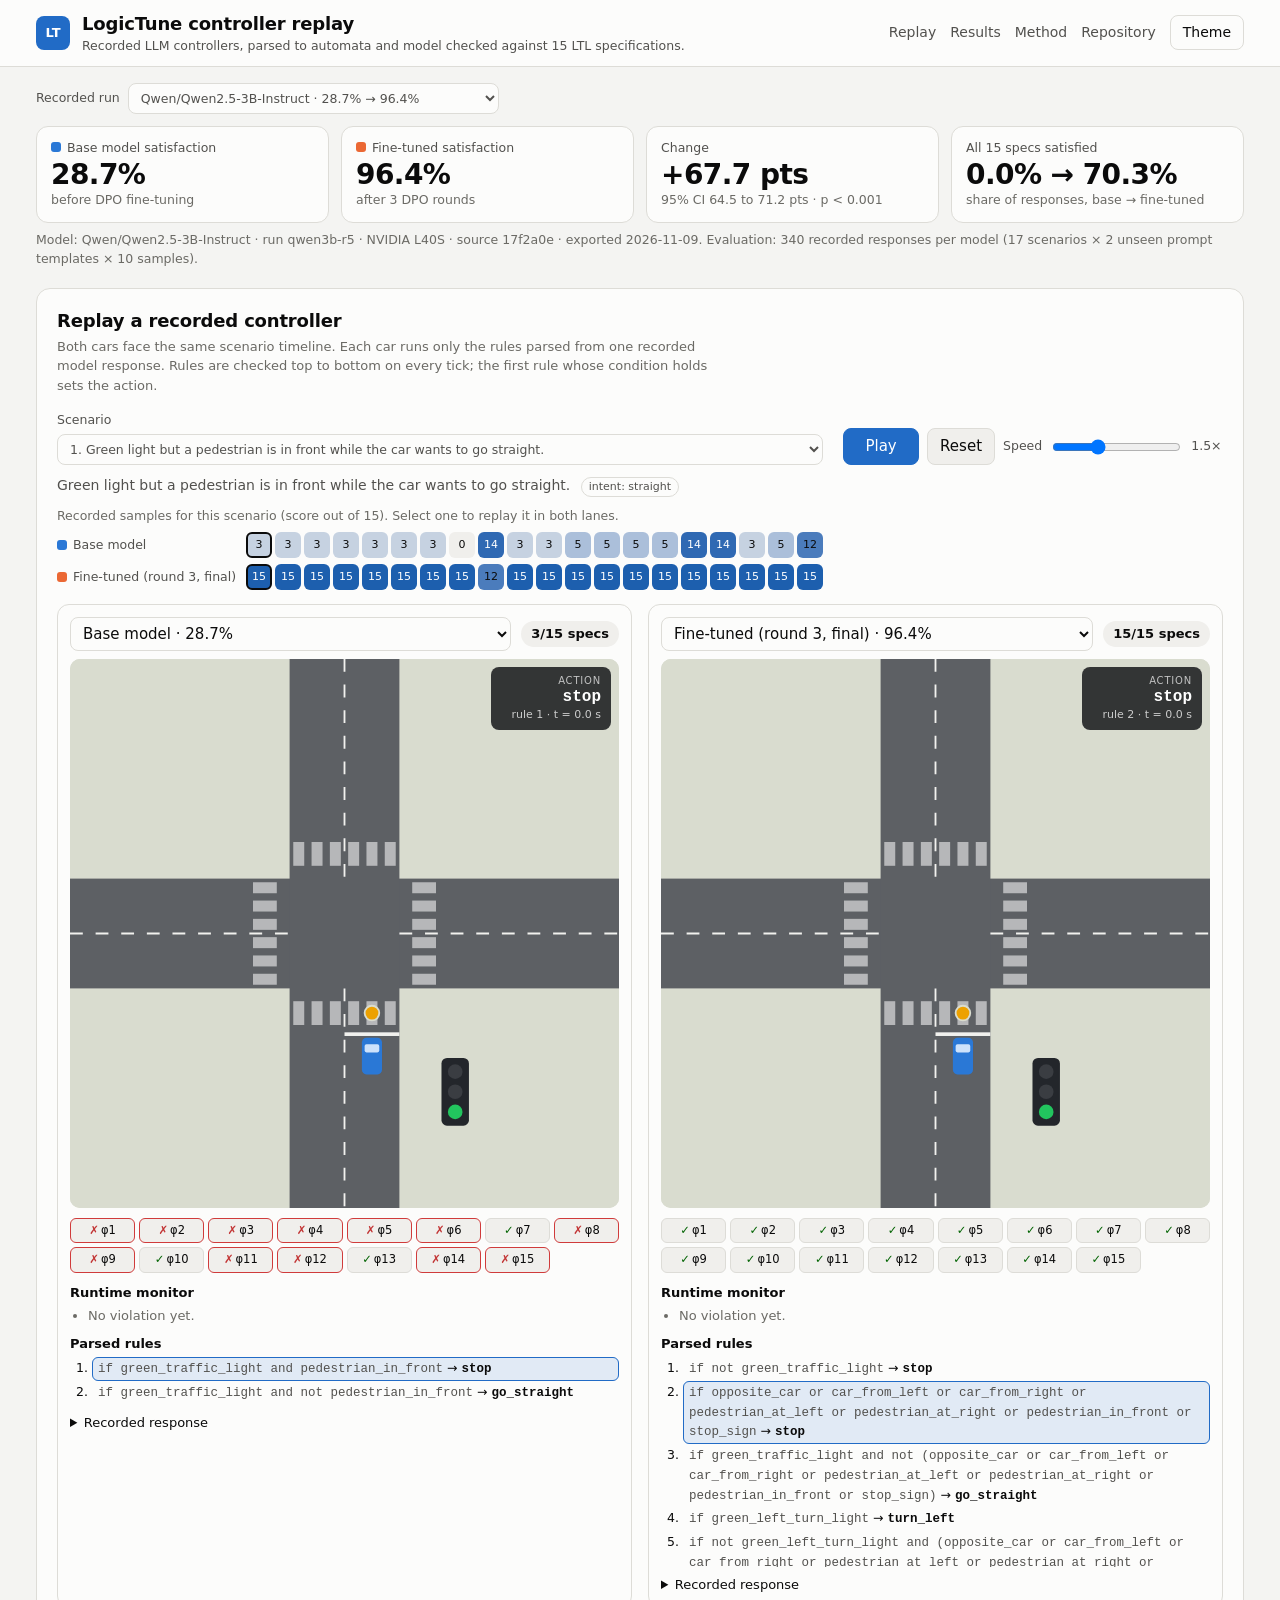
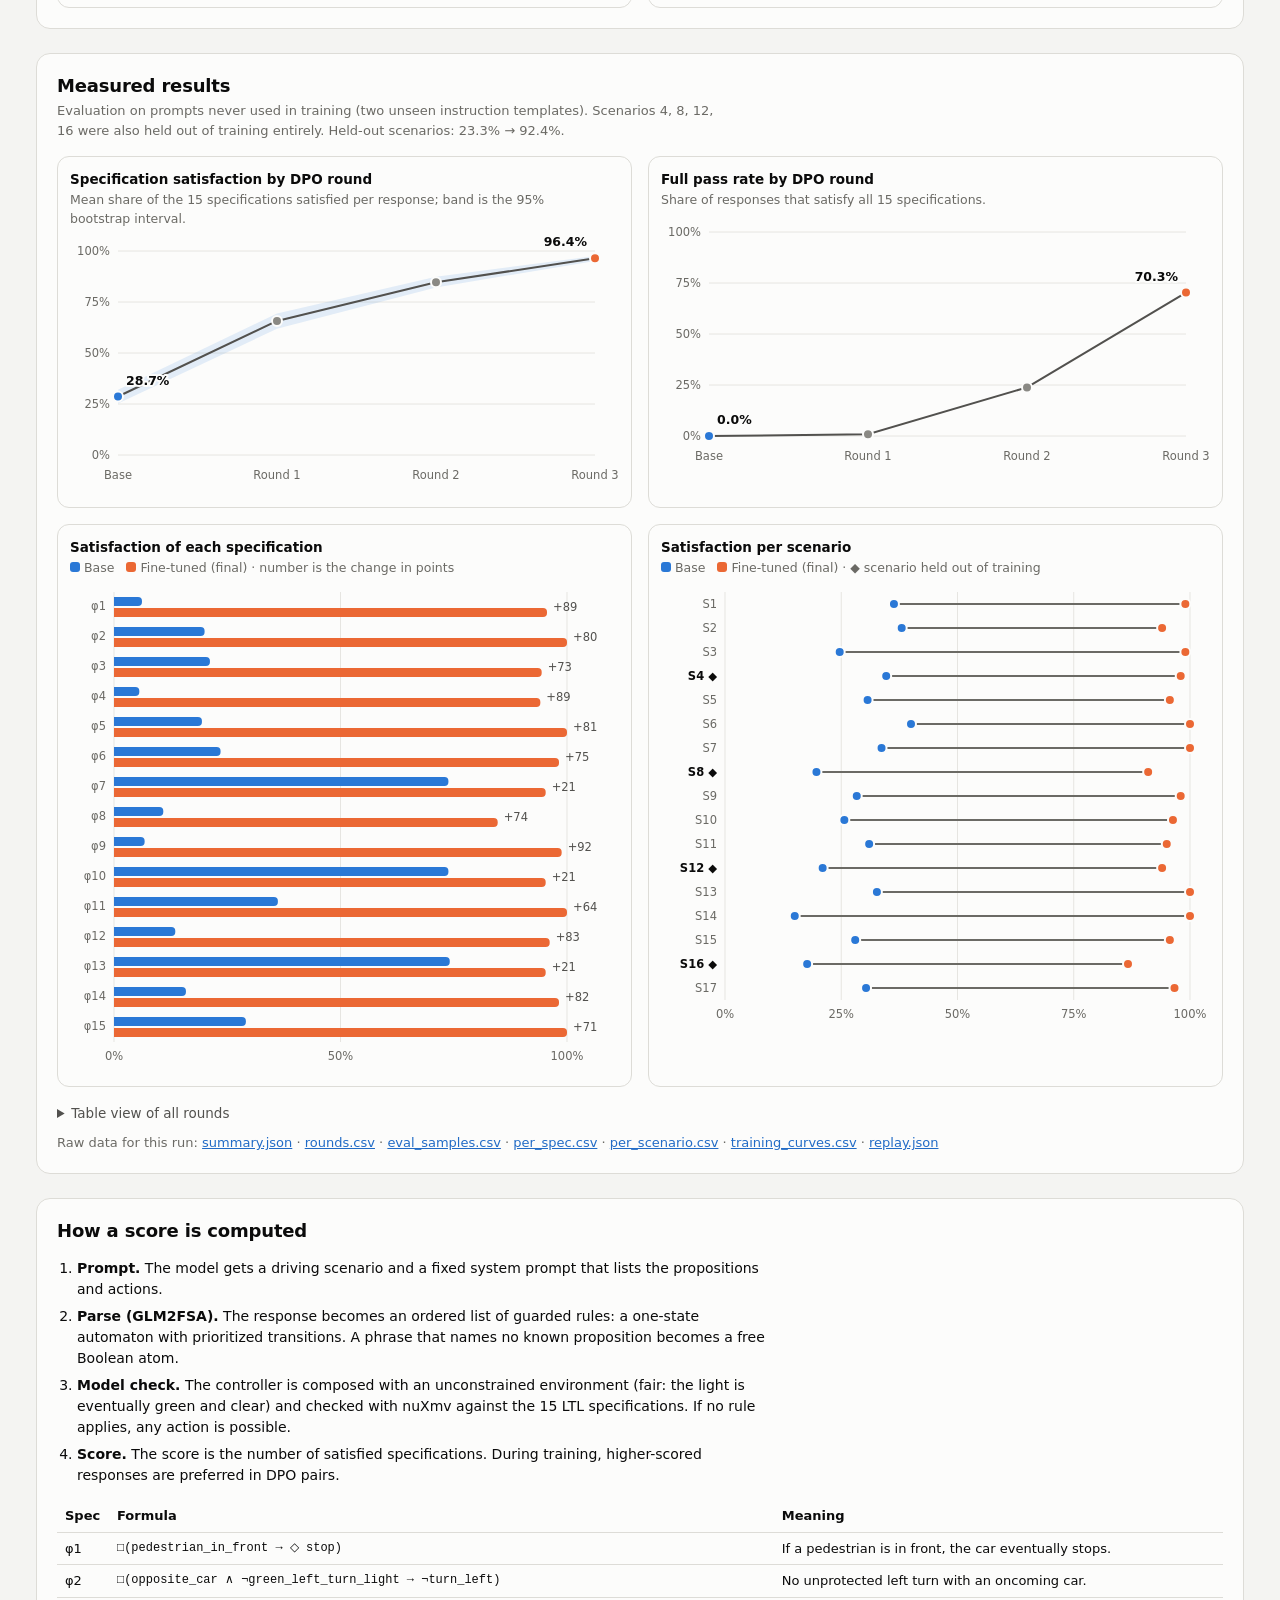
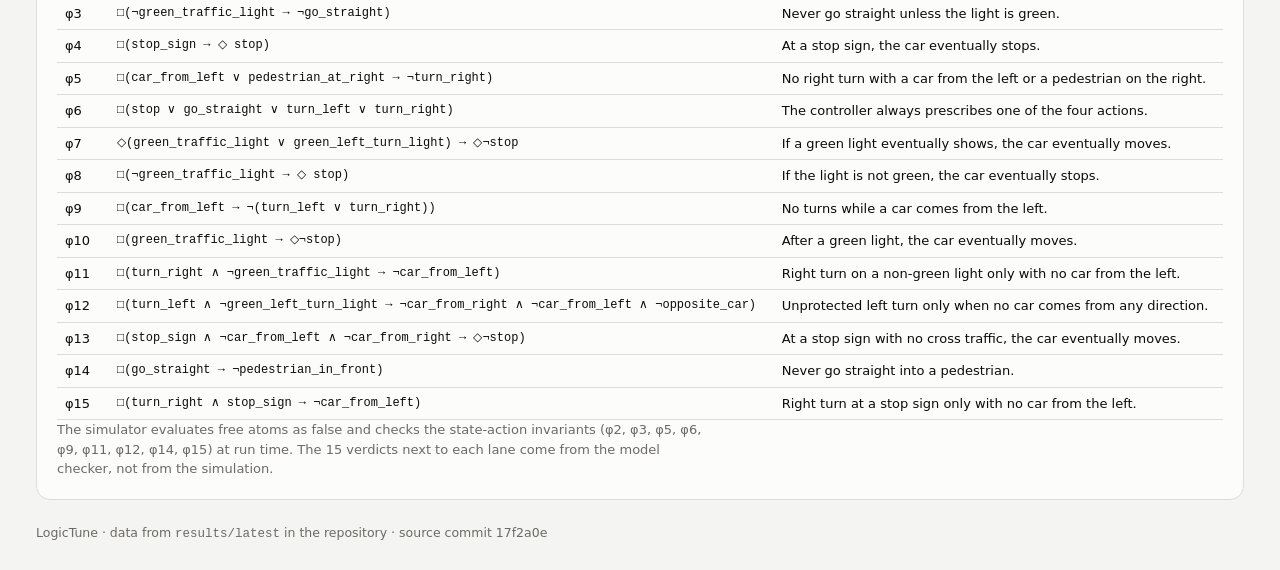
<file: simulator/index.html>
<!doctype html>
<html lang="en">
<head>
  <meta charset="utf-8">
  <meta name="viewport" content="width=device-width, initial-scale=1">
  <title>LogicTune Controller Replay</title>
  <meta name="description" content="Replay of language-model driving controllers before and after DPO fine-tuning with formal-methods feedback. Every controller, score, and verdict comes from the recorded evaluation run.">
  <link rel="icon" href="data:image/svg+xml,%3Csvg xmlns='http://www.w3.org/2000/svg' viewBox='0 0 32 32'%3E%3Crect width='32' height='32' rx='7' fill='%232a78d6'/%3E%3Cpath d='M9 22V10h3v9h6v3z' fill='white'/%3E%3Ccircle cx='22' cy='12' r='3' fill='%23eb6834'/%3E%3C/svg%3E">
  <link rel="stylesheet" href="assets/style.css">
</head>
<body>
  <header class="top">
    <div class="wrap top-row">
      <div class="brand">
        <span class="logo" aria-hidden="true">LT</span>
        <div>
          <h1>LogicTune controller replay</h1>
          <p class="sub">Recorded LLM controllers, parsed to automata and model checked against 15 LTL specifications.</p>
        </div>
      </div>
      <nav class="links">
        <a href="#replay">Replay</a>
        <a href="#results">Results</a>
        <a href="#method">Method</a>
        <a id="repo-link" href="https://github.com/alirafiqmalik/LogicTune">Repository</a>
        <button id="theme-btn" class="ghost" type="button" aria-label="Switch color theme">Theme</button>
      </nav>
    </div>
  </header>

  <main class="wrap">
    <div class="run-bar"><label>Recorded run <select id="run" aria-label="Recorded run"></select></label></div>
    <section class="tiles" id="tiles" aria-label="Headline results"></section>
    <p class="prov" id="provenance">Loading recorded results…</p>

    <section id="replay" class="card">
      <div class="card-head">
        <h2>Replay a recorded controller</h2>
        <p class="hint">Both cars face the same scenario timeline. Each car runs only the rules parsed from one recorded model response. Rules are checked top to bottom on every tick; the first rule whose condition holds sets the action.</p>
      </div>
      <div class="controls">
        <label>Scenario
          <select id="scenario"></select>
        </label>
        <div class="ctl-group" role="group" aria-label="Playback">
          <button id="play" type="button" class="primary">Play</button>
          <button id="reset" type="button">Reset</button>
          <label class="speed">Speed <input id="speed" type="range" min="0.25" max="4" step="0.25" value="1.5"><output id="speed-out">1.5×</output></label>
        </div>
      </div>
      <p class="scenario-text" id="scenario-text"></p>
      <div class="strip-wrap">
        <div class="strip-head"><span>Recorded samples for this scenario (score out of 15). Select one to replay it in both lanes.</span></div>
        <div id="strip" class="strip"></div>
      </div>
      <div class="lanes">
        <article class="lane" data-lane="0"></article>
        <article class="lane" data-lane="1"></article>
      </div>
    </section>

    <section id="results" class="card">
      <div class="card-head">
        <h2>Measured results</h2>
        <p class="hint" id="results-hint"></p>
      </div>
      <div class="grid2">
        <figure class="chart-card">
          <figcaption><b>Specification satisfaction by DPO round</b><span>Mean share of the 15 specifications satisfied per response; band is the 95% bootstrap interval.</span></figcaption>
          <div id="chart-rounds" class="chart"></div>
        </figure>
        <figure class="chart-card">
          <figcaption><b>Full pass rate by DPO round</b><span>Share of responses that satisfy all 15 specifications.</span></figcaption>
          <div id="chart-fullpass" class="chart"></div>
        </figure>
      </div>
      <div class="grid2">
        <figure class="chart-card">
          <figcaption><b>Satisfaction of each specification</b><span class="legend"><i class="sw base"></i>Base <i class="sw ft"></i>Fine-tuned (final) · number is the change in points</span></figcaption>
          <div id="chart-specs" class="chart"></div>
        </figure>
        <figure class="chart-card">
          <figcaption><b>Satisfaction per scenario</b><span class="legend"><i class="sw base"></i>Base <i class="sw ft"></i>Fine-tuned (final) · ◆ scenario held out of training</span></figcaption>
          <div id="chart-scen" class="chart"></div>
        </figure>
      </div>
      <details class="table-view">
        <summary>Table view of all rounds</summary>
        <div id="rounds-table"></div>
      </details>
      <p class="downloads">Raw data for this run: <a data-file="summary.json" href="#">summary.json</a> · <a data-file="rounds.csv" href="#">rounds.csv</a> · <a data-file="eval_samples.csv" href="#">eval_samples.csv</a> · <a data-file="per_spec.csv" href="#">per_spec.csv</a> · <a data-file="per_scenario.csv" href="#">per_scenario.csv</a> · <a data-file="training_curves.csv" href="#">training_curves.csv</a> · <a data-file="replay.json" href="#">replay.json</a></p>
    </section>

    <section id="method" class="card">
      <div class="card-head"><h2>How a score is computed</h2></div>
      <ol class="steps">
        <li><b>Prompt.</b> The model gets a driving scenario and a fixed system prompt that lists the propositions and actions.</li>
        <li><b>Parse (GLM2FSA).</b> The response becomes an ordered list of guarded rules: a one-state automaton with prioritized transitions. A phrase that names no known proposition becomes a free Boolean atom.</li>
        <li><b>Model check.</b> The controller is composed with an unconstrained environment (fair: the light is eventually green and clear) and checked with nuXmv against the 15 LTL specifications. If no rule applies, any action is possible.</li>
        <li><b>Score.</b> The score is the number of satisfied specifications. During training, higher-scored responses are preferred in DPO pairs.</li>
      </ol>
      <div class="spec-table-wrap"><table class="spec-table" id="spec-table"><thead><tr><th>Spec</th><th>Formula</th><th>Meaning</th></tr></thead><tbody></tbody></table></div>
      <p class="hint">The simulator evaluates free atoms as false and checks the state-action invariants (φ2, φ3, φ5, φ6, φ9, φ11, φ12, φ14, φ15) at run time. The 15 verdicts next to each lane come from the model checker, not from the simulation.</p>
    </section>
  </main>
  <footer class="wrap foot">LogicTune · data from <code>results/latest</code> in the repository · <span id="foot-commit"></span></footer>

  <template id="lane-tpl">
    <div class="lane-head">
      <select class="model" aria-label="Model for this lane"></select>
      <span class="score-pill"></span>
    </div>
    <div class="canvas-box">
      <canvas width="600" height="600" aria-label="Intersection simulation"></canvas>
      <div class="hud"><span class="hud-label">Action</span><span class="hud-action">—</span><span class="hud-rule"></span></div>
      <div class="outcome" hidden></div>
    </div>
    <div class="verdicts" role="list" aria-label="Model-checking verdicts"></div>
    <div class="monitor"><b>Runtime monitor</b><ul class="violations"><li class="muted">No violation yet.</li></ul></div>
    <div class="rules-box"><b>Parsed rules</b><ol class="rules"></ol><p class="free muted"></p></div>
    <details class="response"><summary>Recorded response</summary><p class="prompt"></p><pre></pre></details>
  </template>

  <script src="assets/sim.js"></script>
  <script src="assets/replaystate.js"></script>
  <script src="assets/charts.js"></script>
  <script src="assets/app.js"></script>
</body>
</html>
</file>
<file: simulator/assets/style.css>
:root {
  color-scheme: light;
  --bg: #f4f4f2;
  --surface: #fcfcfb;
  --surface-2: #f0efec;
  --border: #dddcd7;
  --text: #0b0b0b;
  --text-2: #52514e;
  --text-3: #6b6a65;
  --accent: #216bc6;        /* links, focus ring, highlights: >= 4.5:1 on every surface */
  --accent-solid: #216bc6;  /* fills behind --on-accent text */
  --on-accent: #fff;
  --series-base: #2a78d6;
  --series-ft: #eb6834;
  --series-mid: #8a8984;
  --good: #0ca30c;
  --good-ink: #006300;
  --critical: #d03b3b;      /* borders and canvas flash */
  --critical-ink: #c23434;  /* text and icons: >= 4.5:1 on --surface-2 */
  --warning: #fab219;
  --warning-ink: #8a5a00;
  --grid: #e6e5e1;
  --band: rgba(42, 120, 214, 0.12);
  --rule-hit: rgba(33, 107, 198, 0.12);
  /* sample strip: score 0 is --surface-2, 15 is --score-hi; text switches to --score-hi-ink at 13+ */
  --score-hi: #1d5fae;
  --score-hi-ink: #fff;
  /* simulation */
  --sim-ground: #d9dccf;
  --sim-road: #5d6064;
  --sim-marking: #f1f1ee;
  --sim-crosswalk: rgba(255, 255, 255, 0.55);
  --sim-ego: #2a78d6;
  --sim-other: #e34948;
  --sim-glass: #cde2fb;
  --sim-ped: #eda100;
  --sim-box: #23262b;
  --sim-label: #23262b; /* text and outline drawn on --sim-ground (NO LIGHT marker) */
  --sim-off: #3a3d42;
}
@media (prefers-color-scheme: dark) {
  :root:not([data-theme="light"]) {
    color-scheme: dark;
    --bg: #111110; --surface: #1a1a19; --surface-2: #232321; --border: #34342f;
    --text: #f0efec; --text-2: #c3c2b7; --text-3: #94938b; --accent: #3987e5; --accent-solid: #2b6fca; --critical-ink: #ee7171;
    --series-base: #3987e5; --series-ft: #d95926; --series-mid: #8a8984;
    --good-ink: #5fd35f; --warning-ink: #fab219; --grid: #2c2c29; --band: rgba(57, 135, 229, 0.16);
    --rule-hit: rgba(57, 135, 229, 0.2);
    --score-hi: #2d68b8; --score-hi-ink: var(--text);
    --sim-ground: #262823; --sim-road: #3c3f43; --sim-marking: #d8d8d3; --sim-crosswalk: rgba(255,255,255,0.35);
    --sim-ego: #3987e5; --sim-other: #e66767; --sim-glass: #b7d3f6; --sim-ped: #fab219; --sim-box: #0d0e10; --sim-off: #2a2c30; --sim-label: #c3c2b7;
  }
}
:root[data-theme="dark"] {
  color-scheme: dark;
  --bg: #111110; --surface: #1a1a19; --surface-2: #232321; --border: #34342f;
  --text: #f0efec; --text-2: #c3c2b7; --text-3: #94938b; --accent: #3987e5; --accent-solid: #2b6fca; --critical-ink: #ee7171;
  --series-base: #3987e5; --series-ft: #d95926; --series-mid: #8a8984;
  --good-ink: #5fd35f; --warning-ink: #fab219; --grid: #2c2c29; --band: rgba(57, 135, 229, 0.16);
  --rule-hit: rgba(57, 135, 229, 0.2);
  --score-hi: #2d68b8; --score-hi-ink: var(--text);
  --sim-ground: #262823; --sim-road: #3c3f43; --sim-marking: #d8d8d3; --sim-crosswalk: rgba(255,255,255,0.35);
  --sim-ego: #3987e5; --sim-other: #e66767; --sim-glass: #b7d3f6; --sim-ped: #fab219; --sim-box: #0d0e10; --sim-off: #2a2c30; --sim-label: #c3c2b7;
}

* { box-sizing: border-box; }
html { -webkit-text-size-adjust: 100%; }
body {
  margin: 0; background: var(--bg); color: var(--text);
  font: 15px/1.5 Inter, ui-sans-serif, system-ui, -apple-system, "Segoe UI", sans-serif;
  -webkit-font-smoothing: antialiased; -moz-osx-font-smoothing: grayscale;
}
code, pre, .mono { font-family: "JetBrains Mono", ui-monospace, SFMono-Regular, Menlo, monospace; }
a { color: var(--accent); }
.wrap { max-width: 1240px; margin: 0 auto; padding: 0 16px; }
h1 { font-size: 18px; margin: 0; letter-spacing: -0.01em; }
h2 { font-size: 18px; font-weight: 650; line-height: 1.3; letter-spacing: -0.01em; margin: 0 0 4px; text-wrap: balance; }
.muted, .hint { color: var(--text-3); }
.hint { font-size: 13px; margin: 0; text-wrap: pretty; }
/* cap the measure of explanatory text (it ran to ~180 characters per line at 1280 px) */
.hint, .steps { max-width: 80ch; }

.top { background: var(--surface); border-bottom: 1px solid var(--border); position: sticky; top: 0; z-index: 5; }
.top-row { display: flex; align-items: center; justify-content: space-between; gap: 16px; padding-top: 10px; padding-bottom: 10px; flex-wrap: wrap; }
.brand { display: flex; gap: 12px; align-items: center; min-width: 0; }
.logo { width: 34px; height: 34px; border-radius: 8px; background: var(--accent-solid); color: var(--on-accent); display: grid; place-items: center; font-weight: 700; font-size: 13px; flex: none; }
.sub { margin: 0; font-size: 12.5px; color: var(--text-2); }
.links { display: flex; gap: 14px; align-items: center; font-size: 14px; flex-wrap: wrap; }
.links a { text-decoration: none; color: var(--text-2); padding-block: 4px; } /* 29 px tall targets */
.links a:hover { color: var(--text); }

button, select, input { font: inherit; color: inherit; }
button { background: var(--surface-2); border: 1px solid var(--border); border-radius: 8px; padding: 6px 12px; cursor: pointer; }
button:hover { border-color: var(--text-3); }
button.primary { background: var(--accent-solid); border-color: var(--accent-solid); color: var(--on-accent); min-width: 76px; }
button.ghost { background: transparent; }
select { background: var(--surface); border: 1px solid var(--border); border-radius: 8px; padding: 6px 8px; max-width: 100%; }
:focus-visible { outline: 2px solid var(--accent); outline-offset: 2px; }
section[tabindex="-1"]:focus-visible { outline: none; } /* sections focused by the header links */

.run-bar { margin: 16px 0 0; font-size: 12.5px; color: var(--text-2); }
.run-bar label { display: inline-flex; gap: 8px; align-items: center; flex-wrap: wrap; max-width: 100%; }
.run-bar select { max-width: 100%; min-width: 0; }
.tiles { display: grid; grid-template-columns: repeat(4, minmax(0, 1fr)); gap: 12px; margin: 12px 0 8px; }
.tile { background: var(--surface); border: 1px solid var(--border); border-radius: 12px; padding: 12px 14px; }
.tile .label { font-size: 12.5px; color: var(--text-2); }
.tile .value { font-size: 28px; font-weight: 600; letter-spacing: -0.02em; line-height: 1.2; }
.tile .delta { font-size: 12.5px; color: var(--text-3); }
.tile .key { display: inline-block; width: 10px; height: 10px; border-radius: 3px; margin-right: 6px; vertical-align: 0; }
.key.base, .sw.base { background: var(--series-base); }
.key.ft, .sw.ft { background: var(--series-ft); }
.prov { font-size: 12.5px; color: var(--text-3); margin: 0 0 20px; }

/* header links scroll a section to the top: keep it clear of the sticky header */
.card { scroll-margin-top: 80px; }
.card { background: var(--surface); border: 1px solid var(--border); border-radius: 14px; padding: 20px; margin-bottom: 24px; }
.card-head { margin-bottom: 16px; }
.controls { display: flex; flex-wrap: wrap; gap: 12px 20px; align-items: end; }
.controls label { display: flex; flex-direction: column; gap: 4px; font-size: 12.5px; color: var(--text-2); min-width: 0; max-width: 100%; }
.controls > label { flex: 1 1 360px; }
.controls #scenario { width: 100%; min-width: 0; }
.ctl-group { display: flex; gap: 8px; align-items: center; flex-wrap: wrap; }
.speed { flex-direction: row !important; align-items: center; gap: 8px !important; }
.speed output { min-width: 4ch; font-variant-numeric: tabular-nums; } /* no reflow while dragging */
.scenario-text { margin: 10px 0; font-size: 14px; color: var(--text-2); }
.scenario-text .note { display: block; margin-top: 4px; font-size: 13px; }
.tag { display: inline-block; font-size: 11px; padding: 1px 7px; border-radius: 99px; border: 1px solid var(--border); color: var(--text-2); margin-left: 6px; }

.strip-wrap { margin: 6px 0 14px; }
.strip-head { font-size: 12.5px; color: var(--text-3); margin-bottom: 6px; }
.strip { display: grid; grid-template-columns: max-content 1fr; gap: 6px 10px; align-items: center; }
.strip .who { font-size: 12.5px; color: var(--text-2); display: flex; align-items: center; gap: 6px; }
.strip .cells { display: flex; gap: 3px; flex-wrap: wrap; }
.cell { width: 26px; height: 26px; border-radius: 6px; border: 2px solid transparent; font-size: 11px; display: grid; place-items: center; cursor: pointer; padding: 0; color: var(--text); background: color-mix(in oklab, var(--score-hi) var(--share, 0%), var(--surface-2)); font-variant-numeric: tabular-nums; }
.cell.hi { color: var(--score-hi-ink); }
.cell.sel { border-color: var(--text); }
.cell .fill { display: none; }

.lanes { display: grid; grid-template-columns: 1fr 1fr; gap: 16px; }
.lane { border: 1px solid var(--border); border-radius: 12px; padding: 12px; min-width: 0; background: var(--surface); }
.lane-head { display: flex; gap: 10px; align-items: center; justify-content: space-between; margin-bottom: 8px; flex-wrap: wrap; }
.lane-head select { flex: 1; min-width: 0; }
.score-pill { font-size: 13px; font-weight: 600; padding: 3px 10px; border-radius: 99px; background: var(--surface-2); white-space: nowrap; }
.canvas-box { position: relative; width: 100%; aspect-ratio: 1 / 1; border-radius: 10px; overflow: hidden; background: var(--sim-ground); }
canvas { width: 100%; height: 100%; display: block; }
.hud { position: absolute; top: 8px; right: 8px; background: rgba(15, 17, 20, 0.82); color: #fff; padding: 6px 10px; border-radius: 8px; text-align: right; min-width: 120px; }
.hud-label { display: block; font-size: 10px; letter-spacing: 0.08em; text-transform: uppercase; opacity: 0.7; }
.hud-action { display: block; font: 600 16px/1.2 "JetBrains Mono", ui-monospace, monospace; }
.hud-action.undef { color: #fab219; }
.hud-rule { display: block; font-size: 11px; opacity: 0.75; }
.outcome { position: absolute; left: 8px; bottom: 8px; background: rgba(15, 17, 20, 0.82); color: #fff; font-size: 12.5px; padding: 5px 9px; border-radius: 8px; }

/* 15 verdicts: 5 + 5 + 5 in a narrow lane, 8 + 7 in a wide one (auto-fill left a lone chip on the last row) */
.lane { container-type: inline-size; }
.verdicts { display: grid; grid-template-columns: repeat(5, minmax(0, 1fr)); gap: 4px; margin: 10px 0; }
@container (min-width: 460px) { .verdicts { grid-template-columns: repeat(8, minmax(0, 1fr)); } }
.chip { font-size: 11.5px; border-radius: 6px; padding: 3px 4px; text-align: center; border: 1px solid var(--border); background: var(--surface-2); color: var(--text); cursor: help; font-variant-numeric: tabular-nums; }
.chip .ic { font-weight: 700; margin-right: 2px; }
.chip.pass .ic { color: var(--good-ink); }
.chip.fail { border-color: var(--critical); }
.chip.fail .ic { color: var(--critical-ink); }

.monitor, .rules-box { font-size: 13px; margin-top: 8px; }
.violations { margin: 4px 0 0; padding-left: 18px; }
.violations li { margin: 2px 0; }
.violations .bad { color: var(--critical-ink); font-weight: 600; }
.rules { position: relative; margin: 4px 0 0; padding-left: 22px; max-height: 210px; overflow: auto; } /* offsetTop of items is measured from the list */
.rules li { padding: 2px 6px; border-radius: 6px; font-size: 12.5px; }
.rules li.hit { background: var(--rule-hit); outline: 1px solid var(--accent); outline-offset: -1px; } /* inset: the scrolling list clipped its right edge */
.rules .act { font-weight: 600; font-family: "JetBrains Mono", ui-monospace, monospace; }
.rules .guard { color: var(--text-2); font-family: "JetBrains Mono", ui-monospace, monospace; word-break: break-word; }
.free { font-size: 12px; margin: 4px 0 0; }
.response { margin-top: 8px; font-size: 13px; }
.response pre { white-space: pre-wrap; word-break: break-word; background: var(--surface-2); border-radius: 8px; padding: 10px; max-height: 260px; overflow: auto; font-size: 12px; }
.prompt { color: var(--text-2); margin: 6px 0; }

.grid2 { display: grid; grid-template-columns: 1fr 1fr; gap: 16px; margin-bottom: 16px; }
.chart-card { margin: 0; border: 1px solid var(--border); border-radius: 12px; padding: 12px; min-width: 0; }
.chart-card figcaption { display: flex; flex-direction: column; gap: 2px; font-size: 13.5px; margin-bottom: 6px; }
.chart-card figcaption span { color: var(--text-3); font-size: 12.5px; text-wrap: pretty; }
.legend .sw { display: inline-block; width: 10px; height: 10px; border-radius: 3px; margin: 0 4px 0 8px; vertical-align: 0; }
.legend .sw:first-child { margin-left: 0; }
.chart svg { display: block; overflow: visible; }
.chart .grid { stroke: var(--grid); stroke-width: 1; }
.chart .tick { fill: var(--text-3); font-size: 11.5px; font-variant-numeric: tabular-nums; }
.chart .tick.held { fill: var(--text); font-weight: 600; }
.chart .value { fill: var(--text); font-size: 12.5px; font-weight: 600; paint-order: stroke; stroke: var(--surface); stroke-width: 4px; stroke-linejoin: round; } /* halo keeps the label legible where it crosses the line or band */
.chart .delta { fill: var(--text-2); font-size: 11.5px; font-variant-numeric: tabular-nums; }
.chart .line { fill: none; stroke: var(--text-2); stroke-width: 2; stroke-linejoin: round; stroke-linecap: round; }
.chart .band { fill: var(--band); }
.chart .link { stroke: var(--text-3); stroke-width: 2; }
.chart .dot { stroke: var(--surface); stroke-width: 2; cursor: pointer; }
.chart .dot.base { fill: var(--series-base); }
.chart .dot.ft { fill: var(--series-ft); }
.chart .dot.mid { fill: var(--series-mid); }
.chart .bar { cursor: pointer; }
.chart .bar.base { fill: var(--series-base); }
.chart .bar.ft { fill: var(--series-ft); }
.chart-tip { position: fixed; z-index: 50; display: none; pointer-events: none; background: var(--surface); color: var(--text); border: 1px solid var(--border); border-radius: 8px; padding: 7px 10px; font-size: 12.5px; box-shadow: 0 6px 24px rgba(0,0,0,0.18); max-width: 280px; }

.table-view summary { cursor: pointer; font-size: 13.5px; color: var(--text-2); }
table { border-collapse: collapse; width: 100%; font-size: 13px; }
th, td { border-bottom: 1px solid var(--border); padding: 6px 8px; text-align: left; vertical-align: top; }
td.num, th.num { text-align: right; font-variant-numeric: tabular-nums; }
.table-scroll, .spec-table-wrap { overflow-x: auto; }
.downloads { font-size: 13px; color: var(--text-3); margin: 10px 0 0; }
.steps { padding-left: 20px; font-size: 14px; }
.steps li { margin-bottom: 6px; }
.spec-table td:nth-child(1) { white-space: nowrap; }
.spec-table td:nth-child(2) { font-family: "JetBrains Mono", ui-monospace, monospace; font-size: 12px; overflow-wrap: break-word; }
.foot { color: var(--text-3); font-size: 12.5px; padding-bottom: 28px; }

@media (max-width: 900px) {
  /* the header wraps to two or three rows here; sticky, it would cover the replay */
  .top { position: static; }
  .card { scroll-margin-top: 12px; }
  .grid2 { grid-template-columns: 1fr; }
  .tiles { grid-template-columns: repeat(2, minmax(0, 1fr)); }
  .lanes { gap: 12px; }
  .lane { padding: 10px; }
}
@media (max-width: 700px) {
  /* below this a lane is too narrow for its rules; stack the two lanes */
  .lanes { grid-template-columns: minmax(0, 1fr); }
}
@media (max-width: 640px) {
  /* cards nest lanes and chart cards with their own padding: give the canvas the width */
  .card { padding: 14px 12px; margin-bottom: 16px; }
  /* sample strip: label above its cells, so each row holds ten cells instead of five */
  .strip { grid-template-columns: minmax(0, 1fr); row-gap: 4px; }
  .strip .cells + .who { margin-top: 8px; }
  /* spec table: formula on its own line, meaning below it, no sideways scroll */
  .spec-table thead { position: absolute; width: 1px; height: 1px; overflow: hidden; clip-path: inset(50%); white-space: nowrap; }
  .spec-table tr { display: grid; grid-template-columns: 2.5em minmax(0, 1fr); column-gap: 8px; padding: 8px 0; border-bottom: 1px solid var(--border); }
  .spec-table td { border: 0; padding: 0; }
  .spec-table td:nth-child(1) { grid-row: span 2; font-weight: 600; }
  .spec-table td:nth-child(3) { color: var(--text-2); margin-top: 2px; }
}
@media (max-width: 520px) {
  .tile .value { font-size: 22px; }
  .links { gap: 10px; font-size: 13px; }
}
</file>
